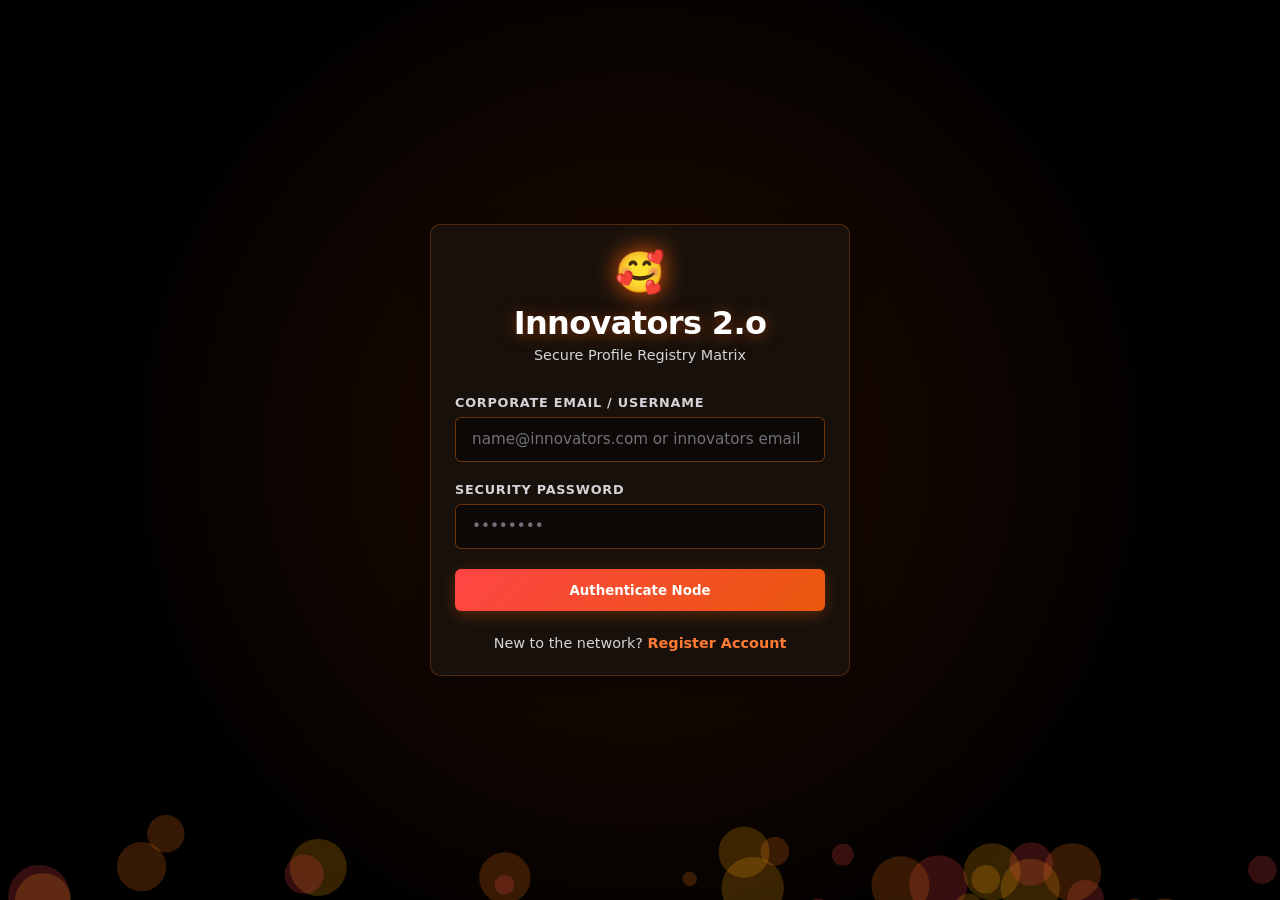
<file: index.html>
<!DOCTYPE html>
<html lang="en" data-theme="dark">
<head>
    <meta charset="UTF-8">
    <meta name="viewport" content="width=device-width, initial-scale=1.0">
    <title>Innovators 2.o - Security Gateway Node</title>
    <link rel="stylesheet" href="css/style.css">
</head>
<body>

    <div id="toast-container" class="toast-container"></div>

    <div class="login-page-wrapper">
        <canvas id="login-fire-canvas"></canvas>
        <div class="fire-overlay-glow"></div>
        
        <div class="glass-card login-card animate-fade-in">
            <div class="login-header">
                <div class="company-logo-badge">🥰</div>
                <h1 class="brand-title">Innovators 2.o</h1>
                <p class="brand-tagline">Secure Profile Registry Matrix</p>
            </div>
            
            <div id="login-panel">
                <form id="login-form" class="auth-form">
                    <div class="form-group">
                        <label>Corporate Email / Username</label>
                        <input type="text" id="login-email" placeholder="name@innovators.com or innovators email" required autocomplete="off">
                    </div>
                    <div class="form-group">
                        <label>Security Password</label>
                        <input type="password" id="login-password" placeholder="••••••••" required autocomplete="off">
                    </div>
                    <button type="submit" class="primary-btn full-width fire-button">Authenticate Node</button>
                </form>
                <p class="panel-switch-text">
                    New to the network? <a href="#" id="go-to-register">Register Account</a>
                </p>
            </div>

            <div id="register-panel" class="hidden">
                <form id="register-form" class="auth-form">
                    <div class="form-group">
                        <label>Full Legal Name</label>
                        <input type="text" id="reg-name" placeholder="your name" required autocomplete="off">
                    </div>
                    <div class="form-group">
                        <label>Corporate Email</label>
                        <input type="email" id="reg-email" placeholder="username@innovators.com" required autocomplete="off">
                    </div>
                    <div class="form-group">
                        <label>Create Security Password</label>
                        <input type="password" id="reg-password" placeholder="••••••••" required autocomplete="off">
                    </div>
                    <div class="form-group">
                        <label>Department Core Hub</label>
                        <input type="text" id="reg-dept" placeholder="Full Stack Core" required autocomplete="off">
                    </div>
                    <button type="submit" class="primary-btn full-width register-fire-button">Create Operational Registry Node</button>
                </form>
                <p class="panel-switch-text">
                    Already verified? <a href="#" id="go-to-login">Back to Login Gateway</a>
                </p>
            </div>

    <div id="google-modal-portal" class="modal-backdrop hidden">
        <div class="glass-card modal-window animate-fade-in">
            <h3 style="color: #FFF; margin-bottom: 0.5rem;">Google Workspace IAM Gateway</h3>
            <p style="margin-bottom: 1.25rem; color: var(--text-secondary); font-size: 0.85rem; line-height: 1.4;">
                Enter any Google account email. Logging in with <strong>balaji@innovators.com</strong> grants Head access instantly. Any other email instantly provisions a Worker slot.
            </p>
            <form id="google-sso-dynamic-form">
                <div class="form-group">
                    <label>Google Mail Address</label>
                    <input type="email" id="google-sso-email" placeholder="name@yourdomain.com" required autocomplete="off">
                </div>
                <button type="submit" class="primary-btn full-width fire-button" style="margin-top: 0.5rem;">Authorize Google Identity</button>
                <button type="button" class="secondary-btn full-width" id="close-google-modal" style="margin-top: 0.75rem;">Abort Connection</button>
            </form>
        </div>
    </div>

    <script src="js/app.js"></script>
</body>
</html>
</file>
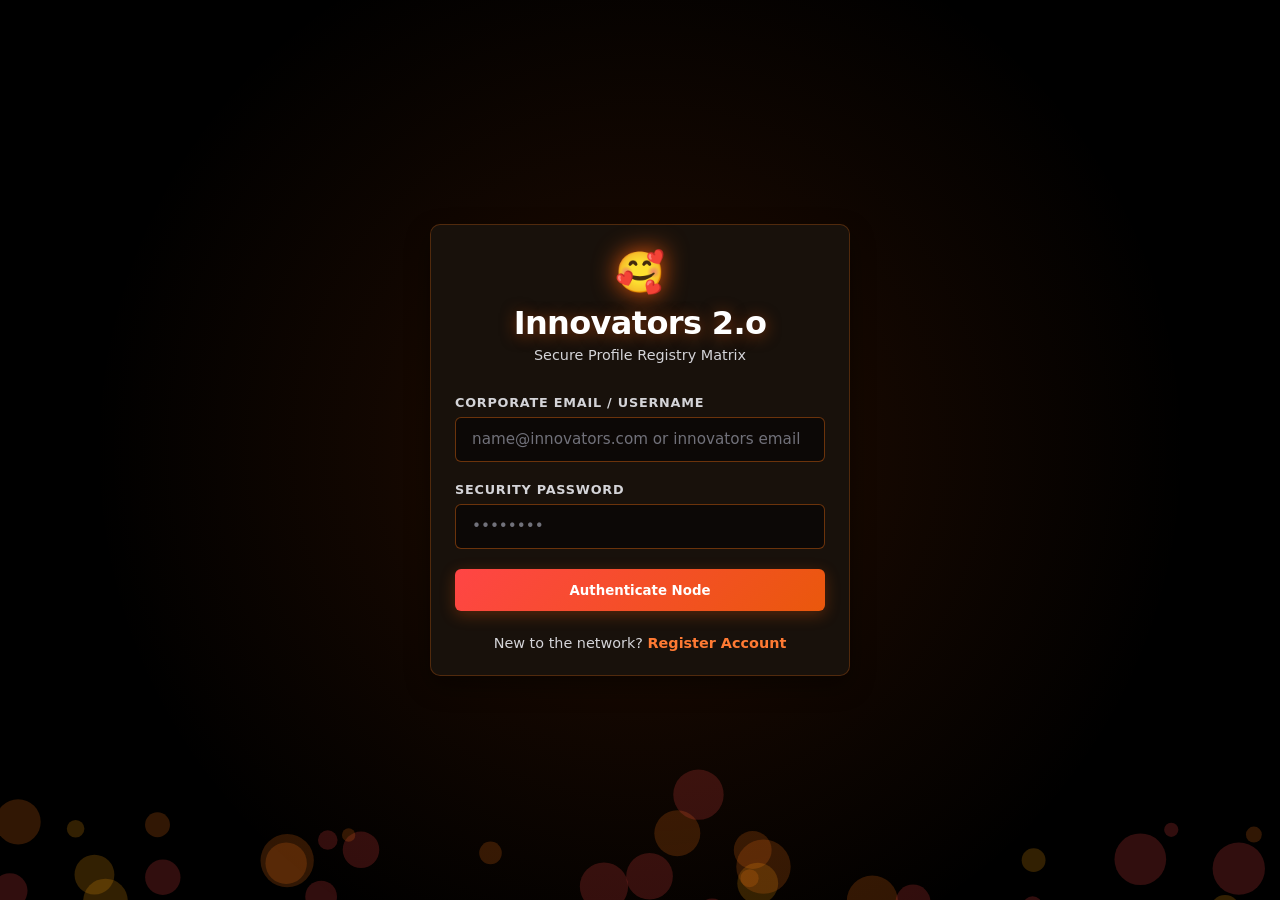
<file: dashboard.html>
<!DOCTYPE html>
<html lang="en" data-theme="dark">
<head>
    <meta charset="UTF-8">
    <meta name="viewport" content="width=device-width, initial-scale=1.0">
    <title>Innovators 2.o - Main Command Engine</title>
    <link rel="stylesheet" href="css/style.css">
</head>
<body>

    <div id="toast-container" class="toast-container"></div>

    <div class="dashboard-root-container">
        <aside class="sidebar-wrapper">
            <div class="sidebar-brand">
                <span class="logo-icon">🔥</span>
                <div class="brand-meta">
                    <h3>Innovators 2.o</h3>
                    <p class="gold-text">System Network</p>
                </div>
            </div>
            <nav class="sidebar-nav" id="sidebar-menu-items">
                <a href="#" class="nav-item-link active" data-frameview="home">🏢 Operational Dashboard</a>
                <a href="#" class="nav-item-link" data-frameview="profile">👤 Profile Data Ledger</a>
            </nav>
            <div class="sidebar-footer">
                <div class="user-quick-profile">
                    <div class="avatar-small" id="sb-user-avatar">?</div>
                    <div class="meta">
                        <h4 id="sb-user-name">Loading...</h4>
                        <p id="sb-user-role" class="gold-text">Syncing...</p>
                    </div>
                </div>
                <button class="logout-trigger" id="sidebar-btn-logout">Disconnect Node</button>
            </div>
        </aside>

        <main class="main-content-window">
            <header class="top-nav-bar">
                <div class="nav-left-controls">
                    <h2 id="current-page-title">Workspace Frame</h2>
                </div>
                <div class="nav-right-controls">
                    <div class="live-clock-widget" id="portal-live-clock">00:00:00</div>
                </div>
            </header>

            <div id="system-dispatch-feed" class="dispatch-banner hidden"></div>
            <div id="dashboard-content-frame" class="dashboard-viewport-scroll"></div>
        </main>
    </div>

    <template id="view-admin-home">
        <div class="view-padding animate-fade-in">
            <div class="welcome-banner-hero admin-gradient">
                <h1>Welcome Back, Director Balaji</h1>
                <p>Root Access Level Activated. Supervise system accounts, read detailed worker profiles, track attachments, and send broadcasts.</p>
            </div>

            <div class="glass-card dynamic-gap" style="border-color: var(--gold-accent);">
                <h3 class="gold-text" style="margin-bottom: 1rem;">📢 Global Operations Broadcast Transmitter</h3>
                <div class="dispatch-form-layout">
                    <div class="form-group" style="margin-bottom: 0;">
                        <label>Target Sub-Array</label>
                        <select id="adm-dispatch-target">
                            <option value="ALL">All Active Workers & Staff</option>
                            <option value="Worker">Workers Network Only</option>
                        </select>
                    </div>
                    <div class="form-group" style="flex: 2; margin-bottom: 0;">
                        <label>Message payload string</label>
                        <input type="text" id="adm-dispatch-msg" placeholder="Type transmission text broadcast to workers dashboards...">
                    </div>
                    <button type="button" class="primary-btn" id="btn-adm-dispatch-send" style="height: 42px; padding: 0 1.5rem;">Transmit Message</button>
                </div>
            </div>

            <div class="glass-card dynamic-gap">
                <h3 style="margin-bottom: 1rem; color: #4FA1FF;">👤 Ingest New Worker Node Profile</h3>
                <form id="admin-add-user-form" class="grid-form">
                    <div class="form-group">
                        <label>Classification Group</label>
                        <select id="adm-reg-role" required>
                            <option value="Worker">Field Worker / Specialist</option>
                            <option value="Admin">Operations Admin</option>
                        </select>
                    </div>
                    <div class="form-group">
                        <label>Full Legal Name</label>
                        <input type="text" id="adm-reg-name" required placeholder="your name ">
                    </div>
                    <div class="form-group">
                        <label>Official System Email</label>
                        <input type="text" id="adm-reg-email" required placeholder="username@innovators.com">
                    </div>
                    <div class="form-group">
                        <label>Access Password</label>
                        <input type="password" id="adm-reg-password" required value="user123">
                    </div>
                    <div class="form-group">
                        <label>Designation Role</label>
                        <input type="text" id="adm-reg-designation" placeholder="Software Engineer">
                    </div>
                    <div class="form-group">
                        <label>Department Core Hub</label>
                        <input type="text" id="adm-reg-dept" placeholder="Full Stack Core">
                    </div>
                    <div class="form-group">
                        <label>Blood Group Type</label>
                        <input type="text" id="adm-reg-blood" placeholder="B+">
                    </div>
                    <div class="form-group">
                        <label>PAN Registry Code</label>
                        <input type="text" id="adm-reg-pan" placeholder="ABCPK1234D">
                    </div>
                    <button type="submit" class="primary-btn full-width" style="margin-top: 0.5rem;">Force Archive Into Master Registry</button>
                </form>
            </div>

            <div class="glass-card control-table-wrapper">
                <div class="table-header-toolbar">
                    <h3>Innovators 2.o Master Registry Index</h3>
                    <input type="text" id="admin-search-input" placeholder="Query names, tracking tokens, departments, or blood groups...">
                </div>
                <div class="table-scroll-container">
                    <table class="data-table-premium">
                        <thead>
                            <tr>
                                <th>Photo / ID Reference</th>
                                <th>Employee / Worker Base Bio-Data</th>
                                <th>Statutory Compliance Codes</th>
                                <th>Leave Balances</th>
                                <th>Document Vault Files</th>
                                <th>Actions</th>
                            </tr>
                        </thead>
                        <tbody id="admin-table-body-injector"></tbody>
                    </table>
                </div>
            </div>
        </div>
    </template>

    <template id="view-profile">
        <div class="view-padding animate-fade-in">
            <div class="glass-card profile-master-card">
                <form id="profile-editable-form">
                    <div class="profile-layout-header">
                        <div class="avatar-large-preview" id="profile-avatar-render">U</div>
                        <div class="header-text-block">
                            <h2 id="profile-display-fullname">Loading Profile Matrix...</h2>
                            <p class="badge-role gold-text" id="profile-display-role">Querying Identity Registry...</p>
                            <p style="font-size: 0.85rem; margin-top:0.25rem; color: var(--text-secondary);" id="profile-display-meta-title"></p>
                        </div>
                    </div>

                    <div class="grid-form">
                        <div class="form-section-divider full-width"><span>I. Structural Assignments</span></div>
                        <div class="form-group"><label>Display Legal Name</label><input type="text" id="prof-name" required></div>
                        <div class="form-group"><label>Designation Role Title</label><input type="text" id="prof-designation"></div>
                        <div class="form-group"><label>Core Department Hub</label><input type="text" id="prof-dept"></div>
                        <div class="form-group"><label>Base Location Hub</label><input type="text" id="prof-location"></div>

                        <div class="form-section-divider full-width"><span>II. Health Metrics & Personal Coordinates</span></div>
                        <div class="form-group"><label>Mobile Secure Line</label><input type="text" id="prof-mobile" required></div>
                        <div class="form-group"><label>Backup Contact Email</label><input type="email" id="prof-personal-email"></div>
                        <div class="form-group"><label>Blood Group Type</label><input type="text" id="prof-blood"></div>
                        <div class="form-group"><label>Emergency Metrics Coordinate</label><input type="text" id="prof-emergency"></div>
                        <div class="form-group full-width"><label>Full Bio Summary Focus Data</label><textarea id="prof-bio" rows="2"></textarea></div>

                        <div class="form-section-divider full-width"><span>III. Professional Qualifications Ledger</span></div>
                        <div class="form-group full-width"><label>Paste CV Overview Profile Text Here</label><textarea id="prof-cv-text" rows="3"></textarea></div>
                        <div class="form-group"><label>GitHub Profile Link</label><input type="text" id="prof-github"></div>
                        <div class="form-group"><label>LinkedIn Vector Connection</label><input type="text" id="prof-linkedin"></div>

                        <div class="form-section-divider full-width"><span>IV. Statutory Files Vault & Compliance Records</span></div>
                        <div class="form-group"><label>Permanent Account Number (PAN)</label><input type="text" id="prof-pan"></div>
                        <div class="form-group"><label>Provident Fund Reference ID</label><input type="text" id="prof-pf"></div>
                        <div class="form-group"><label>Bank Clearing Institution Name</label><input type="text" id="prof-bank-name"></div>
                        <div class="form-group"><label>Bank Account String</label><input type="text" id="prof-bank-acc"></div>
                        <div class="form-group full-width">
                            <label>Active Profile Passport size Photo Upload / Attached Documents</label>
                            <input type="file" id="prof-cert-file" accept="image/*">
                            <div class="certificate-display-render-frame dynamic-gap" id="prof-cert-image-viewport"></div>
                        </div>
                    </div>

                    <button type="button" class="primary-btn dynamic-gap" id="btn-profile-save-changes">Commit Portfolio Updates</button>
                </form>
            </div>
        </div>
    </template>

    <script src="js/app.js"></script>
</body>
</html>
</file>
<file: css/style.css>
/* ==========================================================================
   INNOVATORS 2.O HIGH-CONTRAST FIRE THEME MATRICES
   ========================================================================== */

:root {
    --bg-primary: #050403;
    --bg-secondary: #18110B; 
    --bg-glass: rgba(28, 20, 14, 0.9);
    --border-glass: rgba(249, 115, 22, 0.4); 
    --primary-color: #EA580C;
    --primary-hover: #FF6B1A;
    --gold-accent: #FBBF24; 
    --text-main: #FFFFFF;   
    --text-secondary: #D4D4D8; 
}

* { 
    margin: 0; 
    padding: 0; 
    box-sizing: border-box; 
    font-family: system-ui, -apple-system, sans-serif; 
}

body { 
    background-color: var(--bg-primary); 
    color: var(--text-main); 
    overflow-x: hidden; 
    height: 100vh; 
}

h1, h2, h3, h4, h5, h6 {
    color: #FFFFFF !important;
    font-weight: 700;
    letter-spacing: -0.01em;
}

/* ==========================================================================
   BULLETPROOF FIRE GATEWAY LAYOUT (FIXED LAYER MATRIX)
   ========================================================================== */

.login-page-wrapper {
    position: relative;
    width: 100vw;
    height: 100vh;
    display: flex;
    align-items: center;
    justify-content: center;
    background: #000;
    overflow: hidden;
}

#login-fire-canvas {
    position: fixed; 
    top: 0;
    left: 0;
    width: 100vw !important;
    height: 100vh !important;
    pointer-events: none;
    mix-blend-mode: screen;
    z-index: 1;
}

.fire-overlay-glow {
    position: fixed;
    top: 0;
    left: 0;
    width: 100vw;
    height: 100vh;
    pointer-events: none;
    background: radial-gradient(circle at 50% 50%, rgba(234, 88, 12, 0.15), transparent 70%);
    z-index: 2;
}

.login-card { 
    position: relative;
    width: 100%;
    max-width: 420px;
    padding: 2.5rem;
    border-radius: 16px;
    background: var(--bg-glass); 
    border: 1px solid var(--border-glass); 
    backdrop-filter: blur(24px);
    -webkit-backdrop-filter: blur(24px);
    box-shadow: 0 25px 60px rgba(0, 0, 0, 0.95), 0 0 30px rgba(234, 88, 12, 0.1);
    z-index: 10;
}

.login-header { 
    text-align: center; 
    margin-bottom: 2rem; 
}

.company-logo-badge { 
    font-size: 2.5rem; 
    margin-bottom: 0.5rem; 
    filter: drop-shadow(0 0 12px #EA580C); 
}

.brand-title { 
    font-size: 2rem; 
    font-weight: 900; 
    color: #FFF !important; 
    letter-spacing: -0.02em; 
    text-shadow: 0 2px 15px rgba(234, 88, 12, 0.5); 
}

.brand-tagline { 
    color: var(--text-secondary); 
    font-size: 0.9rem; 
    margin-top: 0.35rem; 
    font-weight: 500;
}

/* ==========================================================================
   FORM CONTROLS & INTERACTIVE COMPONENT SHAPES
   ========================================================================== */

.auth-form {
    margin-top: 1rem;
}

.form-group { 
    margin-bottom: 1.25rem; 
    display: flex; 
    flex-direction: column; 
    gap: 0.4rem; 
}

.form-group label { 
    font-size: 0.8rem; 
    font-weight: 700; 
    color: var(--text-secondary); 
    text-transform: uppercase; 
    letter-spacing: 0.06em; 
}

.form-group input, 
.form-group select, 
.form-group textarea {
    padding: 0.8rem 1rem; 
    background: rgba(10, 7, 5, 0.8); 
    border: 1px solid rgba(249, 115, 22, 0.4); 
    border-radius: 6px; 
    color: #FFFFFF; 
    font-size: 0.95rem; 
    transition: all 0.2s;
}

.form-group input:focus, 
.form-group select:focus, 
.form-group textarea:focus { 
    outline: none; 
    border-color: #FF7A33; 
    background: #000000; 
    box-shadow: 0 0 10px rgba(234, 88, 12, 0.4); 
}

::placeholder {
    color: #71717A;
    opacity: 1;
}

/* ==========================================================================
   INTERACTIVE BUTTON ACTIONS
   ========================================================================== */

.primary-btn { 
    width: 100%;
    background: var(--primary-color); 
    color: #FFFFFF; 
    border: none; 
    padding: 0.85rem; 
    border-radius: 6px; 
    font-weight: 700; 
    cursor: pointer; 
    transition: transform 0.1s, background 0.2s; 
}

.primary-btn:hover { 
    background: var(--primary-hover); 
}

.primary-btn:active { 
    transform: scale(0.98); 
}

.fire-button { 
    background: linear-gradient(135deg, #FF4545, #EA580C); 
    box-shadow: 0 4px 15px rgba(234, 88, 12, 0.3); 
}

.register-fire-button { 
    background: linear-gradient(135deg, #EA580C, #D97706); 
    box-shadow: 0 4px 15px rgba(217, 119, 6, 0.3); 
}

.secondary-btn { 
    background: rgba(255, 255, 255, 0.06); 
    border: 1px solid rgba(255, 255, 255, 0.2); 
    color: var(--text-main); 
    padding: 0.6rem 1.2rem; 
    border-radius: 6px; 
    cursor: pointer; 
    font-size: 0.9rem; 
    font-weight: 600;
}

.secondary-btn:hover { 
    background: rgba(255, 255, 255, 0.12); 
    border-color: var(--primary-color);
}

.panel-switch-text { 
    text-align: center; 
    margin-top: 1.5rem; 
    font-size: 0.9rem; 
    color: var(--text-secondary); 
}

.panel-switch-text a { 
    color: #FF7A33; 
    text-decoration: none; 
    font-weight: 700; 
}

.panel-switch-text a:hover { 
    text-decoration: underline; 
    color: #FFFFFF;
}

/* ==========================================================================
   WORKSPACE MATRIX (DASHBOARD & STRUCTURAL NAV)
   ========================================================================== */

.dashboard-root-container { 
    display: flex; 
    height: 100vh; 
    width: 100vw; 
    overflow: hidden; 
}

.sidebar-wrapper { 
    width: 260px; 
    background: var(--bg-secondary); 
    border-right: 1px solid rgba(249, 115, 22, 0.2); 
    display: flex; 
    flex-direction: column; 
    justify-content: space-between; 
    padding: 1.25rem; 
    flex-shrink: 0; 
}

.sidebar-brand { 
    display: flex; 
    align-items: center; 
    gap: 0.5rem; 
    margin-bottom: 1.5rem; 
}

.sidebar-nav { 
    display: flex; 
    flex-direction: column; 
    gap: 0.4rem; 
    flex: 1; 
}

.nav-item-link { 
    display: block; 
    padding: 0.8rem 1rem; 
    color: var(--text-secondary); 
    text-decoration: none; 
    border-radius: 6px; 
    font-size: 0.9rem; 
    font-weight: 600; 
    transition: all 0.2s; 
}

.nav-item-link:hover, 
.nav-item-link.active { 
    background: rgba(234, 88, 12, 0.15); 
    color: #FFFFFF; 
}

.nav-item-link.active { 
    border-left: 4px solid var(--primary-color); 
    background: rgba(234, 88, 12, 0.2);
}

.sidebar-footer { 
    border-top: 1px solid rgba(249, 115, 22, 0.2); 
    padding-top: 1rem; 
}

.user-quick-profile { 
    display: flex; 
    align-items: center; 
    gap: 0.6rem; 
    margin-bottom: 0.85rem; 
}

.avatar-small { 
    width: 36px; 
    height: 36px; 
    background: var(--primary-color); 
    border-radius: 50%; 
    display: flex; 
    align-items: center; 
    justify-content: center; 
    font-weight: 800; 
    font-size: 0.95rem; 
    color: white; 
}

.user-quick-profile .meta h4 { 
    font-size: 0.9rem; 
    color: #FFFFFF !important;
    white-space: nowrap; 
    overflow: hidden; 
    text-overflow: ellipsis; 
    max-width: 160px; 
}

.user-quick-profile .meta p { 
    font-size: 0.75rem; 
    font-weight: 600;
}

.logout-trigger { 
    width: 100%; 
    padding: 0.55rem; 
    background: rgba(239, 68, 68, 0.1); 
    color: #FF5C5C; 
    border: 1px solid rgba(239, 68, 68, 0.3); 
    border-radius: 6px; 
    cursor: pointer; 
    font-size: 0.85rem; 
    font-weight: 700;
}

.logout-trigger:hover { 
    background: rgba(239, 68, 68, 0.25); 
    color: #FFFFFF;
}

.main-content-window { 
    flex: 1; 
    display: flex; 
    flex-direction: column; 
    background: var(--bg-primary); 
    overflow: hidden; 
}

.top-nav-bar { 
    height: 60px; 
    border-bottom: 1px solid rgba(249, 115, 22, 0.15); 
    display: flex; 
    align-items: center; 
    justify-content: space-between; 
    padding: 0 1.5rem; 
    background: var(--bg-secondary); 
    flex-shrink: 0; 
}

.top-nav-bar h2 { 
    font-size: 1.25rem; 
    color: #FFFFFF !important; 
}

.live-clock-widget { 
    font-family: monospace; 
    font-size: 0.95rem; 
    color: var(--gold-accent); 
    background: rgba(0, 0, 0, 0.5); 
    padding: 0.35rem 0.75rem; 
    border-radius: 4px; 
    border: 1px solid rgba(249, 115, 22, 0.3); 
}

.dispatch-banner { 
    background: linear-gradient(90deg, #9A3412, #7C2D12); 
    padding: 0.75rem 1.5rem; 
    font-size: 0.85rem; 
    border-bottom: 1px solid rgba(249, 115, 22, 0.3); 
    color: #FFEADB; 
    font-weight: 600;
}

.dashboard-viewport-scroll { 
    flex: 1; 
    overflow-y: auto; 
}

.view-padding { 
    padding: 1.75rem; 
}

/* ==========================================================================
   LAYOUT MODULES & INTERIOR CORE CARDS
   ========================================================================== */

.welcome-banner-hero { 
    padding: 2.25rem; 
    border-radius: 10px; 
    background: linear-gradient(135deg, #B43E12, #4A1205); 
    margin-bottom: 1.75rem; 
    border-left: 5px solid var(--gold-accent);
}

.welcome-banner-hero.admin-gradient { 
    background: linear-gradient(135deg, #8C2E0B, #1F1A17); 
    border: 1px solid rgba(249, 115, 22, 0.4); 
    border-left: 5px solid var(--primary-color);
}

.welcome-banner-hero h1 { 
    font-size: 1.75rem; 
    margin-bottom: 0.5rem; 
}

.welcome-banner-hero p { 
    font-size: 0.95rem; 
    color: #F1F5F9; 
}

.glass-card { 
    background: var(--bg-secondary); 
    border: 1px solid rgba(249, 115, 22, 0.25); 
    border-radius: 10px; 
    padding: 1.5rem; 
    box-shadow: 0 10px 25px rgba(0,0,0,0.4);
}

.dynamic-gap { 
    margin-bottom: 1.5rem; 
}

.grid-form { 
    display: grid; 
    grid-template-columns: repeat(auto-fit, minmax(220px, 1fr)); 
    gap: 1.25rem; 
}

.full-width { 
    grid-column: 1 / -1; 
}

.form-section-divider { 
    border-bottom: 2px solid rgba(249, 115, 22, 0.25); 
    margin: 1rem 0; 
    padding-bottom: 0.35rem; 
    font-weight: 800; 
    color: var(--gold-accent); 
    font-size: 0.85rem; 
    text-transform: uppercase; 
    letter-spacing: 0.08em; 
}

.dispatch-form-layout { 
    display: flex; 
    gap: 1.25rem; 
    flex-wrap: wrap; 
    align-items: flex-end; 
}

/* ==========================================================================
   PROFILE DETAILS EDITING BAY
   ========================================================================== */

.profile-layout-header { 
    display: flex; 
    align-items: center; 
    gap: 1.5rem; 
    margin-bottom: 1.75rem; 
    padding-bottom: 1.5rem; 
    border-bottom: 1px solid rgba(249, 115, 22, 0.2); 
}

.avatar-large-preview { 
    width: 72px; 
    height: 72px; 
    background: var(--primary-color); 
    border-radius: 50%; 
    display: flex; 
    align-items: center; 
    justify-content: center; 
    font-size: 2rem; 
    font-weight: 900; 
    border: 2px solid rgba(249, 115, 22, 0.5); 
    color: white;
}

.header-text-block h2 { 
    font-size: 1.5rem; 
}

.badge-role { 
    font-size: 0.85rem; 
    font-weight: 700; 
}

/* ==========================================================================
   ADMINISTRATIVE MASTER LOG LEDGERS (TABLES)
   ========================================================================== */

.control-table-wrapper { 
    padding: 0; 
    overflow: hidden; 
}

.table-header-toolbar { 
    padding: 1.25rem; 
    display: flex; 
    justify-content: space-between; 
    align-items: center; 
    border-bottom: 1px solid rgba(249, 115, 22, 0.25); 
    gap: 1rem; 
    flex-wrap: wrap; 
    background: rgba(0,0,0,0.2);
}

.table-header-toolbar h3 { 
    font-size: 1.1rem; 
}

.table-header-toolbar input { 
    padding: 0.55rem 1rem; 
    background: var(--bg-primary); 
    border: 1px solid rgba(249, 115, 22, 0.4); 
    border-radius: 6px; 
    color: white; 
    width: 280px; 
    font-size: 0.9rem; 
}

.table-header-toolbar input:focus {
    outline: none;
    border-color: var(--primary-color);
}

.table-scroll-container { 
    overflow-x: auto; 
}

.data-table-premium { 
    width: 100%; 
    border-collapse: collapse; 
    text-align: left; 
    font-size: 0.9rem; 
    min-width: 850px; 
}

.data-table-premium th { 
    background: rgba(10, 7, 5, 0.6); 
    padding: 1rem; 
    color: var(--text-secondary); 
    font-weight: 700; 
    border-bottom: 2px solid rgba(249, 115, 22, 0.25); 
    text-transform: uppercase; 
    font-size: 0.8rem; 
    letter-spacing: 0.04em; 
}

.data-table-premium td { 
    padding: 1.15rem 1rem; 
    border-bottom: 1px solid rgba(249, 115, 22, 0.15); 
    vertical-align: top; 
    line-height: 1.5; 
    color: #F4F4F5;
}

.data-table-premium tr:hover {
    background: rgba(249, 115, 22, 0.03);
}

.status-pill { 
    display: inline-block; 
    padding: 0.2rem 0.5rem; 
    border-radius: 4px; 
    font-size: 0.75rem; 
    font-weight: 700; 
    background: rgba(249, 115, 22, 0.15); 
    color: #FB923C; 
}

/* ==========================================================================
   GLOBAL UTILITIES, ALERTS, AND SYSTEM TOAST INFRASTRUCTURE
   ========================================================================== */

.toast-container { 
    position: fixed; 
    bottom: 1.5rem; 
    right: 1.5rem; 
    z-index: 10000; 
    display: flex; 
    flex-direction: column; 
    gap: 0.5rem; 
}

.toast-msg { 
    background: #EA580C; 
    color: white; 
    padding: 0.85rem 1.5rem; 
    border-radius: 6px; 
    box-shadow: 0 10px 20px rgba(0, 0, 0, 0.6); 
    font-weight: 600; 
    font-size: 0.9rem; 
}

.toast-msg.error { 
    background: #EF4444; 
}

.hidden { 
    display: none !important; 
}

.gold-text { 
    color: var(--gold-accent) !important; 
}

.animate-fade-in { 
    animation: fadeIn 0.22s cubic-bezier(0.4, 0, 0.2, 1); 
}

@keyframes fadeIn { 
    from { 
        opacity: 0; 
        transform: translateY(6px); 
    } 
    to { 
        opacity: 1; 
        transform: translateY(0); 
    } 
}
</file>
